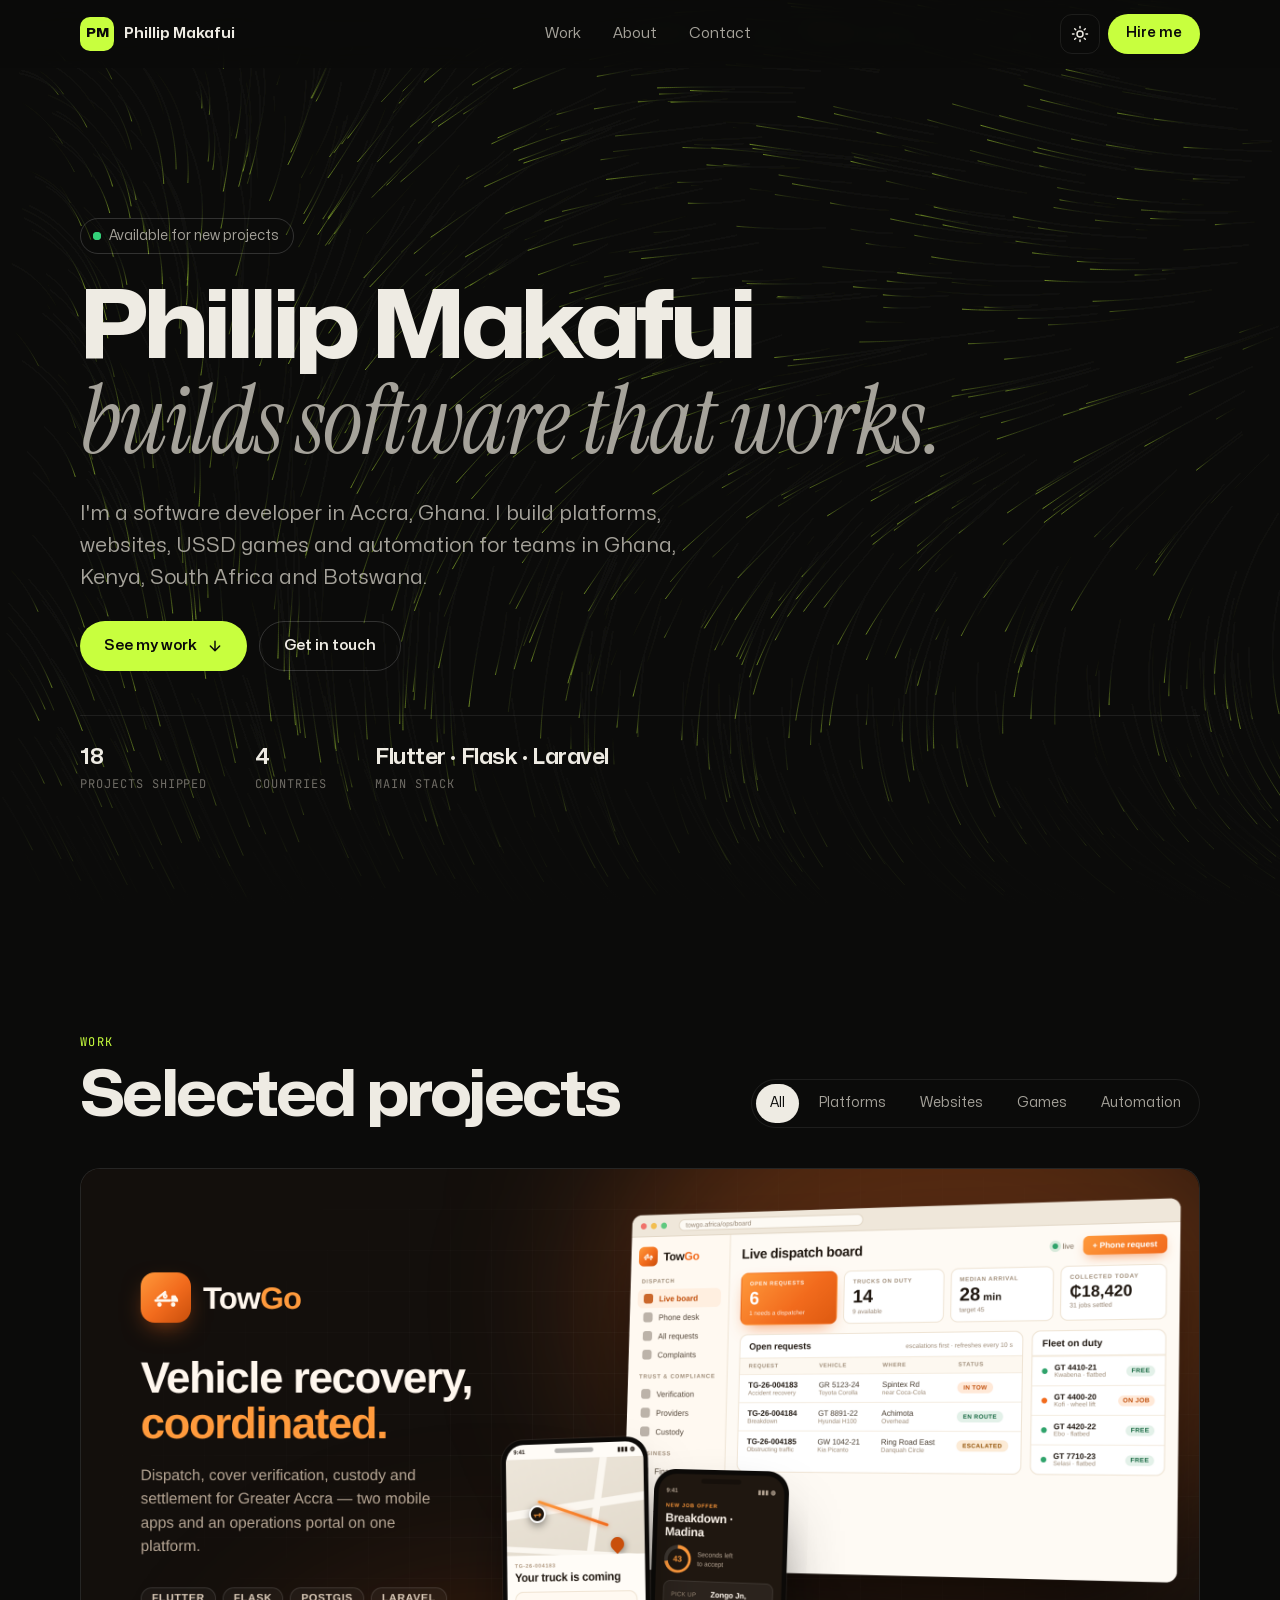
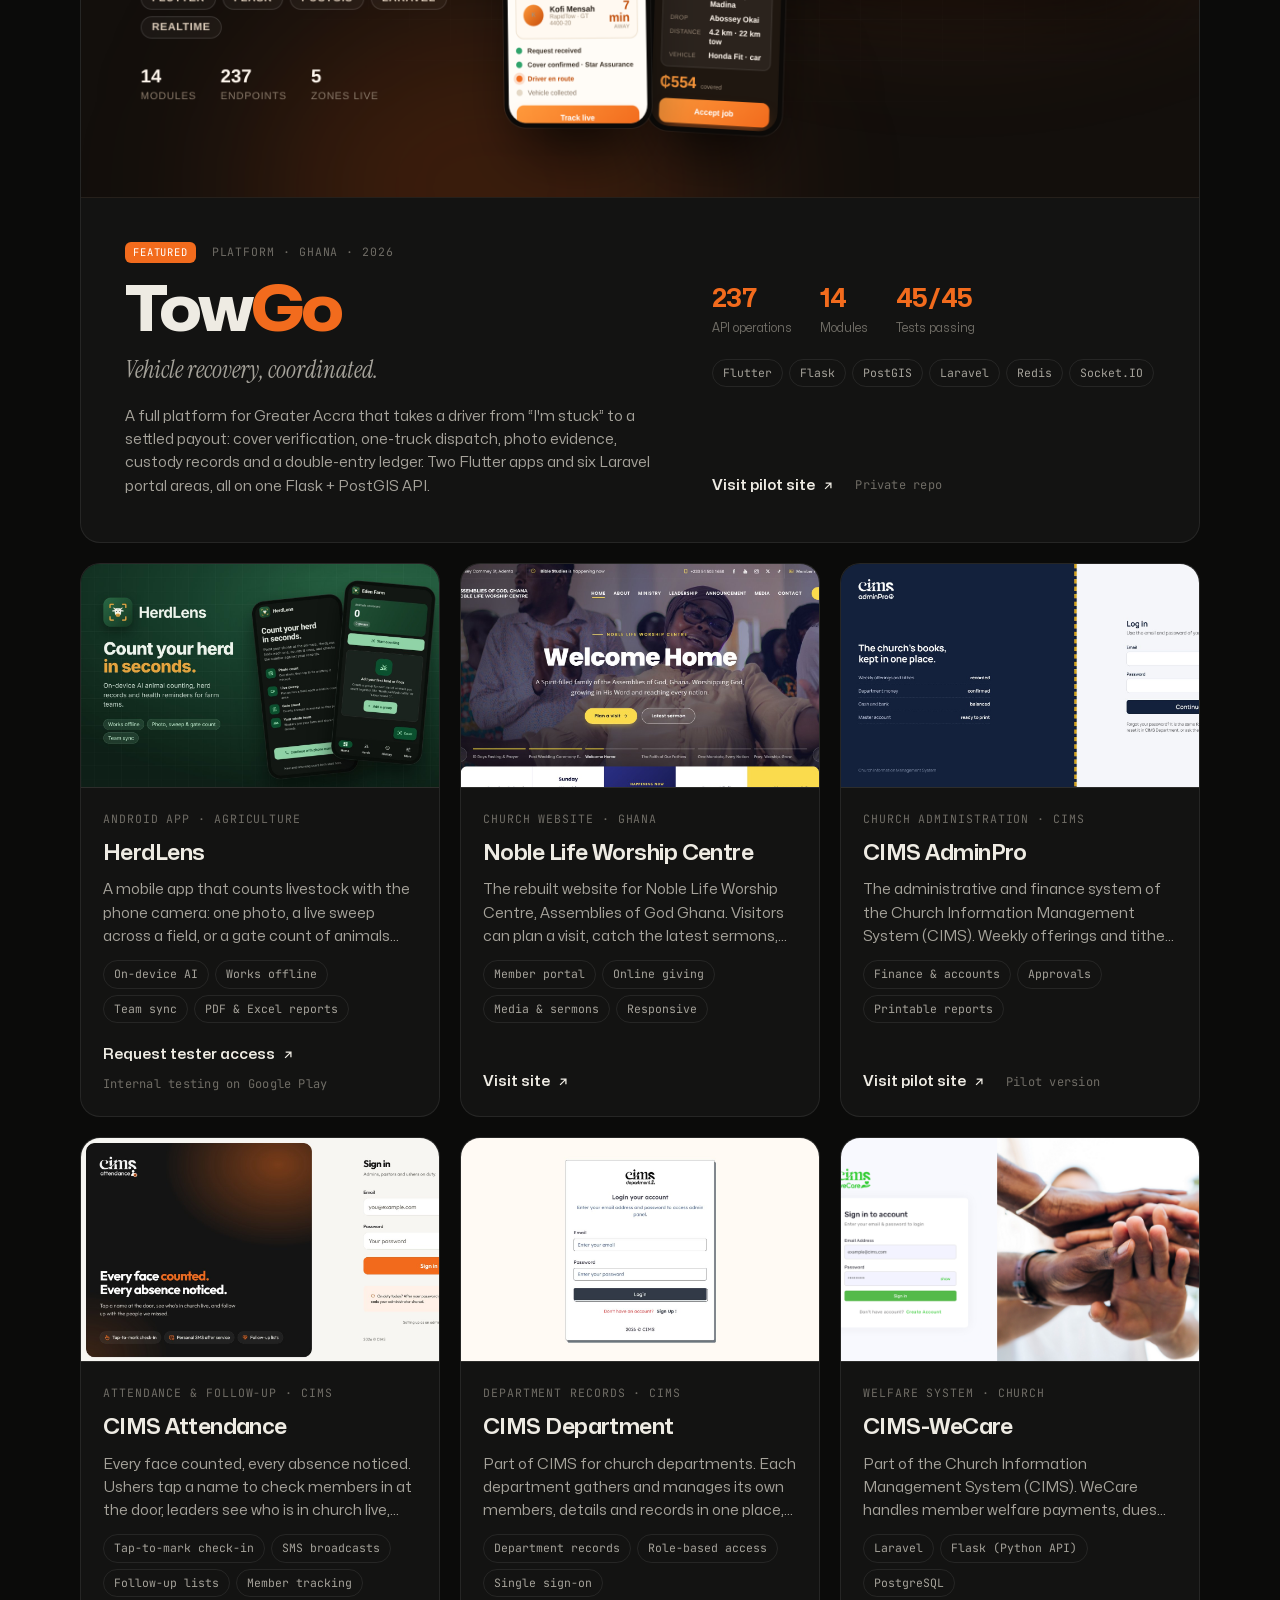
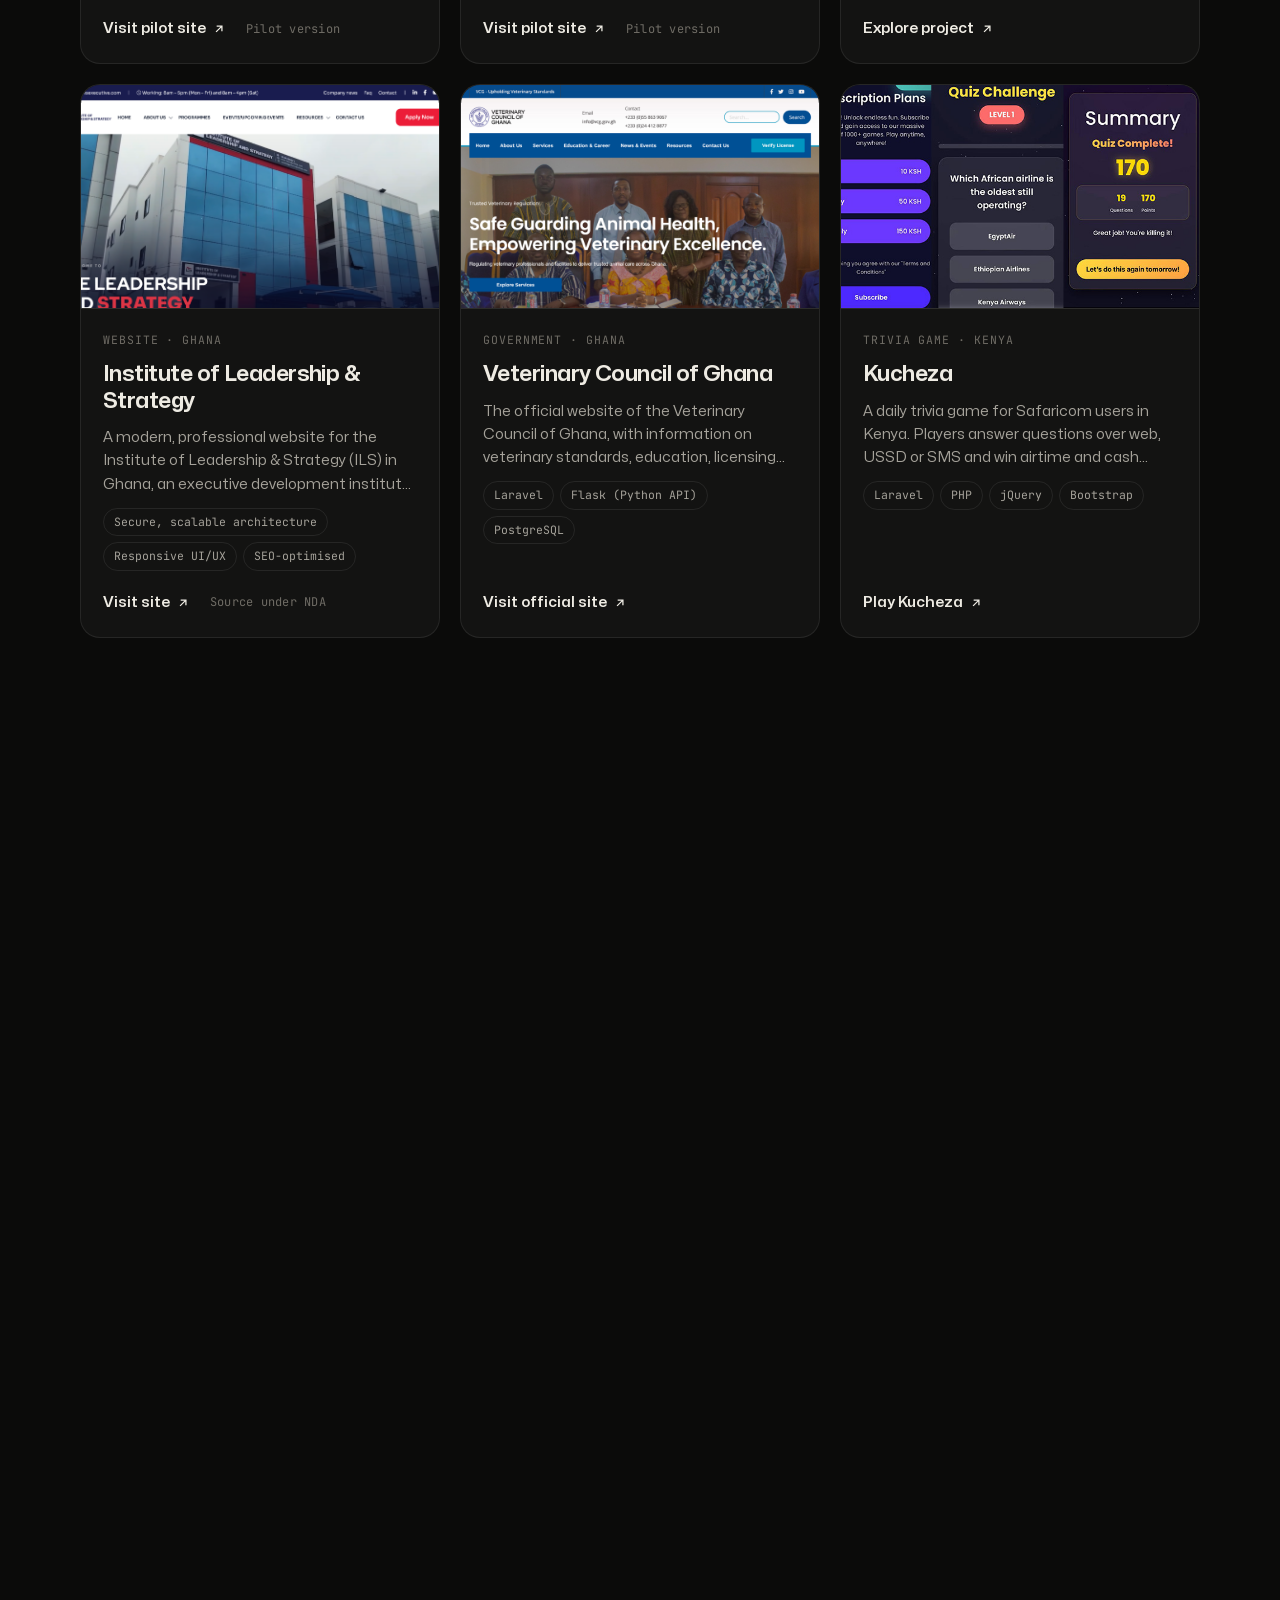
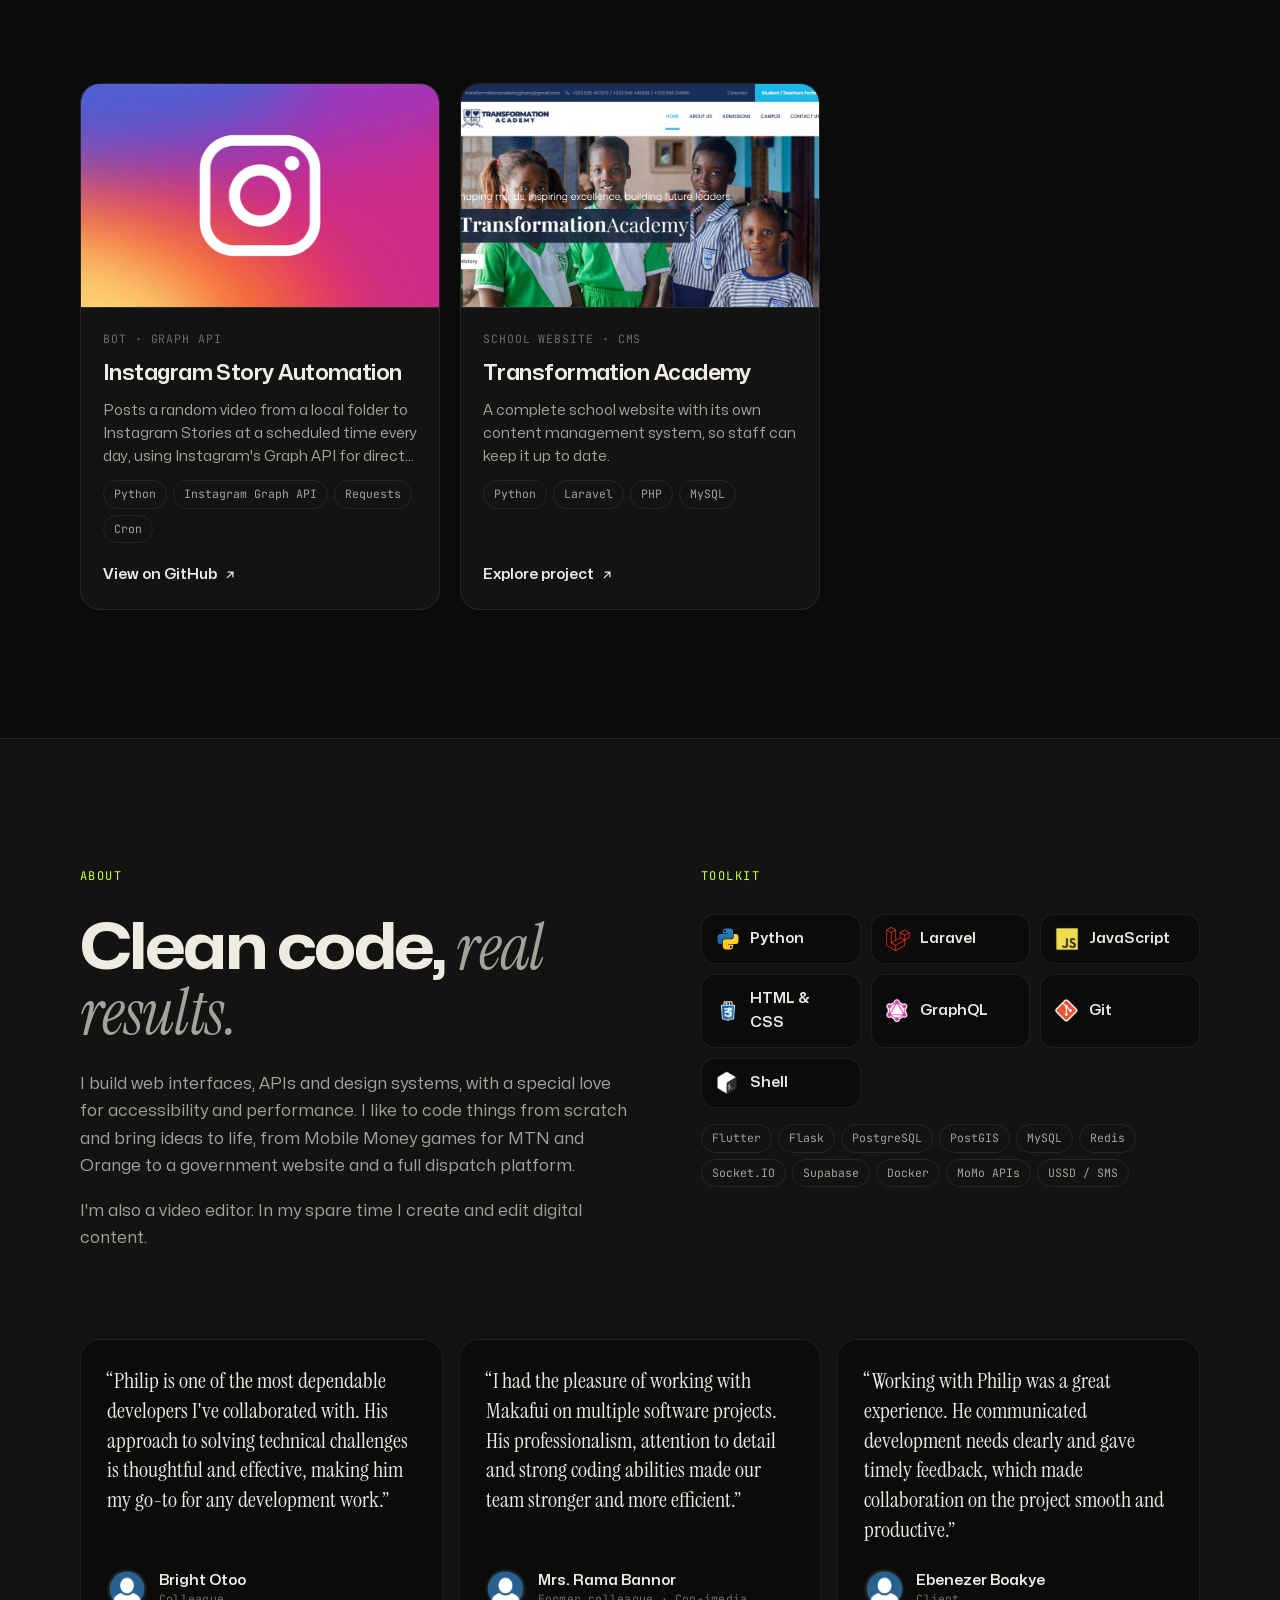
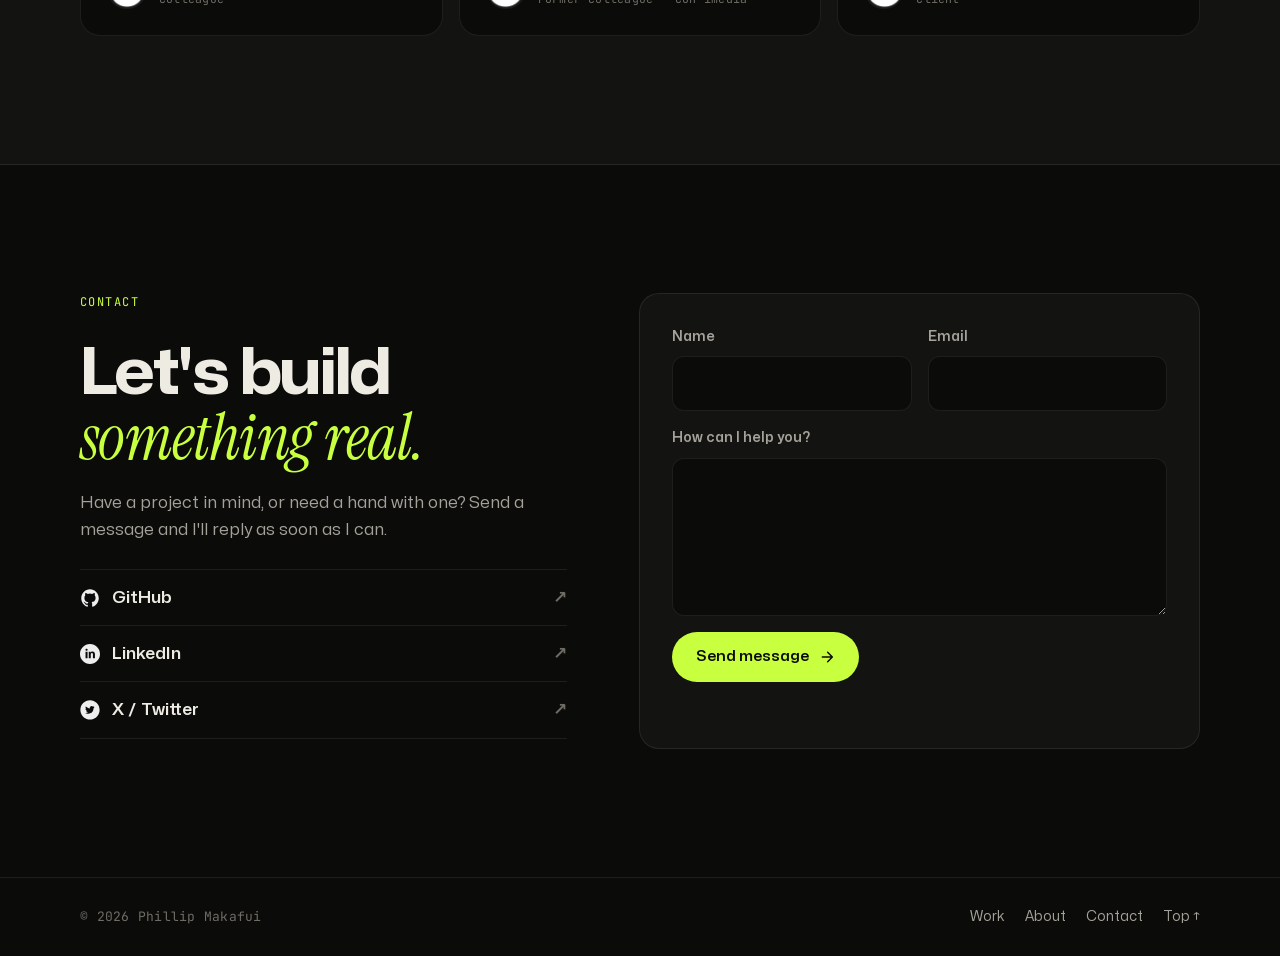
<file: index.html>
<!DOCTYPE html>
<html lang="en" data-theme="dark">
  <head>
    <meta charset="UTF-8" />
    <meta name="viewport" content="width=device-width, initial-scale=1.0" />
    <meta name="robots" content="index, follow" />
    <meta name="theme-color" content="#0b0b0a" />
    <title>Phillip Makafui | Software Developer</title>
    <meta
      name="description"
      content="Phillip Makafui is a software developer in Accra, Ghana, building platforms, websites and automation for clients in Ghana, Kenya, South Africa and Botswana."
    />

    <!-- Google / Search Engine -->
    <meta itemprop="name" content="Phillip Makafui | Software Developer" />
    <meta itemprop="description" content="Software developer in Accra building platforms, websites and automation across Africa." />
    <meta itemprop="image" content="assets/images/sharing-card.png" />

    <!-- Open Graph -->
    <meta property="og:type" content="website" />
    <meta property="og:title" content="Phillip Makafui | Software Developer" />
    <meta property="og:description" content="Software developer in Accra building platforms, websites and automation across Africa." />
    <meta property="og:image" content="assets/images/sharing-card.png" />

    <!-- Twitter -->
    <meta name="twitter:card" content="summary_large_image" />
    <meta name="twitter:title" content="Phillip Makafui | Software Developer" />
    <meta name="twitter:description" content="Software developer in Accra building platforms, websites and automation across Africa." />
    <meta name="twitter:image" content="assets/images/sharing-card.png" />

    <link rel="shortcut icon" href="assets/images/favicons.png" type="image/png" />

    <link rel="preload" href="assets/fonts/Mona-Sans.woff2" as="font" type="font/woff2" crossorigin />
    <link rel="preconnect" href="https://fonts.googleapis.com" />
    <link rel="preconnect" href="https://fonts.gstatic.com" crossorigin />
    <link href="https://fonts.googleapis.com/css2?family=Instrument+Serif:ital@0;1&family=JetBrains+Mono:wght@400;500&display=swap" rel="stylesheet" />

    <script>
      (function () {
        var t = "dark";
        try { t = localStorage.getItem("theme") || "dark"; } catch (e) {}
        document.documentElement.setAttribute("data-theme", t);
        document.documentElement.classList.add("js");
      })();
    </script>

    <link rel="stylesheet" href="style.css" />
    <script src="script.js" defer></script>
  </head>

  <body>
    <a class="skip" href="#work">Skip to work</a>

    <!-- ============ NAV ============ -->
    <header class="nav">
      <div class="wrap nav-inner">
        <a href="#top" class="brand" aria-label="Phillip Makafui, back to top">
          <span class="brand-mark">PM</span>
          <span class="brand-name">Phillip Makafui</span>
        </a>

        <nav class="nav-links" id="nav-links" aria-label="Primary">
          <a href="#work">Work</a>
          <a href="#about">About</a>
          <a href="#contact">Contact</a>
        </nav>

        <div class="nav-actions">
          <button type="button" class="icon-btn" data-theme-toggle aria-label="Toggle colour theme">
            <svg class="i-sun" width="18" height="18" viewBox="0 0 24 24" fill="none" stroke="currentColor" stroke-width="2" stroke-linecap="round"><circle cx="12" cy="12" r="4"/><path d="M12 2v2M12 20v2M4.9 4.9l1.4 1.4M17.7 17.7l1.4 1.4M2 12h2M20 12h2M4.9 19.1l1.4-1.4M17.7 6.3l1.4-1.4"/></svg>
            <svg class="i-moon" width="18" height="18" viewBox="0 0 24 24" fill="none" stroke="currentColor" stroke-width="2" stroke-linecap="round"><path d="M21 12.8A9 9 0 1 1 11.2 3a7 7 0 0 0 9.8 9.8z"/></svg>
          </button>
          <a href="#contact" class="btn btn-primary btn-sm nav-cta">Hire me</a>
          <button type="button" class="icon-btn menu-btn" aria-expanded="false" aria-controls="nav-links" aria-label="Open menu">
            <span></span><span></span>
          </button>
        </div>
      </div>
    </header>

    <main id="top">
      <!-- ============ HERO ============ -->
      <section class="hero">
        <canvas class="hero-canvas" aria-hidden="true"></canvas>
        <div class="wrap hero-inner">
          <p class="status reveal"><span class="indicator"></span>Available for new projects</p>

          <h1 class="hero-title reveal">
            Phillip Makafui<br />
            <em>builds software that works.</em>
          </h1>

          <p class="hero-lede reveal">
            I'm a software developer in Accra, Ghana. I build platforms,
            websites, USSD games and automation for teams in Ghana, Kenya,
            South Africa and Botswana.
          </p>

          <div class="hero-ctas reveal">
            <a href="#work" class="btn btn-primary">See my work
              <svg width="16" height="16" viewBox="0 0 24 24" fill="none" stroke="currentColor" stroke-width="2.2" stroke-linecap="round" stroke-linejoin="round"><path d="M12 5v14M5 12l7 7 7-7"/></svg>
            </a>
            <a href="#contact" class="btn btn-ghost">Get in touch</a>
          </div>

          <dl class="hero-facts reveal">
            <div><dd><span data-count="18">18</span></dd><dt>Projects shipped</dt></div>
            <div><dd><span data-count="4">4</span></dd><dt>Countries</dt></div>
            <div><dd>Flutter · Flask · Laravel</dd><dt>Main stack</dt></div>
          </dl>
        </div>
      </section>

      <!-- ============ WORK ============ -->
      <section class="section" id="work">
        <div class="wrap">
          <div class="section-head">
            <div>
              <p class="kicker mono">Work</p>
              <h2 class="h2">Selected projects</h2>
            </div>
            <div class="filters" role="group" aria-label="Filter projects">
              <button type="button" class="filter is-active" data-filter="all">All</button>
              <button type="button" class="filter" data-filter="platform">Platforms</button>
              <button type="button" class="filter" data-filter="web">Websites</button>
              <button type="button" class="filter" data-filter="game">Games</button>
              <button type="button" class="filter" data-filter="automation">Automation</button>
            </div>
          </div>

          <!-- Featured: TowGo -->
          <article class="featured reveal" data-cat="platform">
            <div class="featured-img">
              <img src="assets/images/work/towgo.png" alt="TowGo: live dispatch board, customer tracking app and driver job-offer app" loading="lazy" />
            </div>
            <div class="featured-body">
              <p class="card-meta mono"><span class="tag">Featured</span> Platform · Ghana · 2026</p>
              <h3 class="featured-title">Tow<span class="towgo">Go</span></h3>
              <p class="featured-sub">Vehicle recovery, coordinated.</p>
              <p class="card-text">
                A full platform for Greater Accra that takes a driver from
                “I'm stuck” to a settled payout: cover verification, one-truck
                dispatch, photo evidence, custody records and a double-entry
                ledger. Two Flutter apps and six Laravel portal areas, all on one
                Flask + PostGIS API.
              </p>
              <dl class="featured-stats">
                <div><dd>237</dd><dt>API operations</dt></div>
                <div><dd>14</dd><dt>Modules</dt></div>
                <div><dd>45/45</dd><dt>Tests passing</dt></div>
              </dl>
              <ul class="chips"><li>Flutter</li><li>Flask</li><li>PostGIS</li><li>Laravel</li><li>Redis</li><li>Socket.IO</li></ul>
              <div class="card-links">
                <a href="https://towgo-portal.onrender.com/" target="_blank" rel="noopener" class="link-arrow">Visit pilot site
                  <svg width="14" height="14" viewBox="0 0 24 24" fill="none" stroke="currentColor" stroke-width="2.2"><path d="M7 17 17 7M8 7h9v9"/></svg>
                </a>
                <span class="mono muted">Private repo</span>
              </div>
            </div>
          </article>

          <div class="grid">
          <article class="card reveal" data-cat="platform">
            <div class="card-img"><img loading="lazy" src="assets/images/work/herdlens.jpg" alt="HerdLens app screenshot" /></div>
            <div class="card-body">
              <p class="card-meta mono">Android app · Agriculture</p>
              <h3 class="card-title">HerdLens</h3>
              <p class="card-text">A mobile app that counts livestock with the phone camera: one photo, a live sweep across a field, or a gate count of animals going in and out. Detection runs on the phone, so it works with no signal. Every count is checked against herd records, missing animals are flagged, and health tasks, team sharing, PDF reports and Excel exports are built in.</p>
              <ul class="chips"><li>On-device AI</li><li>Works offline</li><li>Team sync</li><li>PDF &amp; Excel reports</li></ul>
              <div class="card-links"><a href="https://play.google.com/apps/internaltest/4701622525581800815" target="_blank" rel="noopener" class="link-arrow">Request tester access <svg width="14" height="14" viewBox="0 0 24 24" fill="none" stroke="currentColor" stroke-width="2.2"><path d="M7 17 17 7M8 7h9v9"/></svg></a> <span class="mono muted">Internal testing on Google Play</span></div>
            </div>
          </article>
          <article class="card reveal" data-cat="web platform">
            <div class="card-img"><img loading="lazy" src="assets/images/work/noble-life-2026.jpg" alt="Noble Life Worship Centre screenshot" /></div>
            <div class="card-body">
              <p class="card-meta mono">Church website · Ghana</p>
              <h3 class="card-title">Noble Life Worship Centre</h3>
              <p class="card-text">The rebuilt website for Noble Life Worship Centre, Assemblies of God Ghana. Visitors can plan a visit, catch the latest sermons, announcements and live service times, and give online. Members sign in through their own member portal.</p>
              <ul class="chips"><li>Member portal</li><li>Online giving</li><li>Media &amp; sermons</li><li>Responsive</li></ul>
              <div class="card-links"><a href="http://noblelifeag.com/" target="_blank" rel="noopener" class="link-arrow">Visit site <svg width="14" height="14" viewBox="0 0 24 24" fill="none" stroke="currentColor" stroke-width="2.2"><path d="M7 17 17 7M8 7h9v9"/></svg></a></div>
            </div>
          </article>
          <article class="card reveal" data-cat="platform">
            <div class="card-img"><img loading="lazy" src="assets/images/work/cims-adminpro.jpg" alt="CIMS AdminPro screenshot" /></div>
            <div class="card-body">
              <p class="card-meta mono">Church administration · CIMS</p>
              <h3 class="card-title">CIMS AdminPro</h3>
              <p class="card-text">The administrative and finance system of the Church Information Management System (CIMS). Weekly offerings and tithes are recorded, department money is confirmed, cash and bank are balanced, and the master account is ready to print.</p>
              <ul class="chips"><li>Finance &amp; accounts</li><li>Approvals</li><li>Printable reports</li></ul>
              <div class="card-links"><a href="http://adminpro.noblelifeag.com/" target="_blank" rel="noopener" class="link-arrow">Visit pilot site <svg width="14" height="14" viewBox="0 0 24 24" fill="none" stroke="currentColor" stroke-width="2.2"><path d="M7 17 17 7M8 7h9v9"/></svg></a> <span class="mono muted">Pilot version</span></div>
            </div>
          </article>
          <article class="card reveal" data-cat="platform">
            <div class="card-img"><img loading="lazy" src="assets/images/work/cims-attendance.jpg" alt="CIMS Attendance screenshot" /></div>
            <div class="card-body">
              <p class="card-meta mono">Attendance &amp; follow-up · CIMS</p>
              <h3 class="card-title">CIMS Attendance</h3>
              <p class="card-text">Every face counted, every absence noticed. Ushers tap a name to check members in at the door, leaders see who is in church live, and the system builds follow-up lists and sends personal SMS broadcasts after each service.</p>
              <ul class="chips"><li>Tap-to-mark check-in</li><li>SMS broadcasts</li><li>Follow-up lists</li><li>Member tracking</li></ul>
              <div class="card-links"><a href="http://attendance.noblelifeag.com/" target="_blank" rel="noopener" class="link-arrow">Visit pilot site <svg width="14" height="14" viewBox="0 0 24 24" fill="none" stroke="currentColor" stroke-width="2.2"><path d="M7 17 17 7M8 7h9v9"/></svg></a> <span class="mono muted">Pilot version</span></div>
            </div>
          </article>
          <article class="card reveal" data-cat="platform">
            <div class="card-img"><img loading="lazy" src="assets/images/work/cims-department.jpg" alt="CIMS Department screenshot" /></div>
            <div class="card-body">
              <p class="card-meta mono">Department records · CIMS</p>
              <h3 class="card-title">CIMS Department</h3>
              <p class="card-text">Part of CIMS for church departments. Each department gathers and manages its own members, details and records in one place, with one shared CIMS account across every system.</p>
              <ul class="chips"><li>Department records</li><li>Role-based access</li><li>Single sign-on</li></ul>
              <div class="card-links"><a href="https://departments.noblelifeag.com/" target="_blank" rel="noopener" class="link-arrow">Visit pilot site <svg width="14" height="14" viewBox="0 0 24 24" fill="none" stroke="currentColor" stroke-width="2.2"><path d="M7 17 17 7M8 7h9v9"/></svg></a> <span class="mono muted">Pilot version</span></div>
            </div>
          </article>
          <article class="card reveal" data-cat="platform">
            <div class="card-img"><img loading="lazy" src="assets/images/work/cims-wecare.jpg" alt="CIMS-WeCare screenshot" /></div>
            <div class="card-body">
              <p class="card-meta mono">Welfare system · Church</p>
              <h3 class="card-title">CIMS-WeCare</h3>
              <p class="card-text">Part of the Church Information Management System (CIMS). WeCare handles member welfare payments, dues tracking, aid distribution, monitoring and welfare reports.</p>
              <ul class="chips"><li>Laravel</li><li>Flask (Python API)</li><li>PostgreSQL</li></ul>
              <div class="card-links"><a href="http://welfare.noblelifeag.com/" target="_blank" rel="noopener" class="link-arrow">Explore project <svg width="14" height="14" viewBox="0 0 24 24" fill="none" stroke="currentColor" stroke-width="2.2"><path d="M7 17 17 7M8 7h9v9"/></svg></a></div>
            </div>
          </article>
          <article class="card reveal" data-cat="web">
            <div class="card-img"><img loading="lazy" src="assets/images/work/ILS.png" alt="Institute of Leadership &amp; Strategy screenshot" /></div>
            <div class="card-body">
              <p class="card-meta mono">Website · Ghana</p>
              <h3 class="card-title">Institute of Leadership &amp; Strategy</h3>
              <p class="card-text">A modern, professional website for the Institute of Leadership &amp; Strategy (ILS) in Ghana, an executive development institute offering leadership training, strategy programmes, events and facility rentals across Africa.</p>
              <ul class="chips"><li>Secure, scalable architecture</li><li>Responsive UI/UX</li><li>SEO-optimised</li></ul>
              <div class="card-links"><a href="https://www.ilsexecutive.com" target="_blank" rel="noopener" class="link-arrow">Visit site <svg width="14" height="14" viewBox="0 0 24 24" fill="none" stroke="currentColor" stroke-width="2.2"><path d="M7 17 17 7M8 7h9v9"/></svg></a> <span class="mono muted">Source under NDA</span></div>
            </div>
          </article>
          <article class="card reveal" data-cat="web platform">
            <div class="card-img"><img loading="lazy" src="assets/images/work/vcg-ghana.jpg" alt="Veterinary Council of Ghana screenshot" /></div>
            <div class="card-body">
              <p class="card-meta mono">Government · Ghana</p>
              <h3 class="card-title">Veterinary Council of Ghana</h3>
              <p class="card-text">The official website of the Veterinary Council of Ghana, with information on veterinary standards, education, licensing and updates. I built both the UI and the backend, including the dynamic features.</p>
              <ul class="chips"><li>Laravel</li><li>Flask (Python API)</li><li>PostgreSQL</li></ul>
              <div class="card-links"><a href="https://vcg.gov.gh" target="_blank" rel="noopener" class="link-arrow">Visit official site <svg width="14" height="14" viewBox="0 0 24 24" fill="none" stroke="currentColor" stroke-width="2.2"><path d="M7 17 17 7M8 7h9v9"/></svg></a></div>
            </div>
          </article>
          <article class="card reveal" data-cat="game">
            <div class="card-img"><img loading="lazy" src="assets/images/work/kucheza.jpg" alt="Kucheza screenshot" /></div>
            <div class="card-body">
              <p class="card-meta mono">Trivia game · Kenya</p>
              <h3 class="card-title">Kucheza</h3>
              <p class="card-text">A daily trivia game for Safaricom users in Kenya. Players answer questions over web, USSD or SMS and win airtime and cash prizes.</p>
              <ul class="chips"><li>Laravel</li><li>PHP</li><li>jQuery</li><li>Bootstrap</li></ul>
              <div class="card-links"><a href="https://kucheza.tekvad.com" target="_blank" rel="noopener" class="link-arrow">Play Kucheza <svg width="14" height="14" viewBox="0 0 24 24" fill="none" stroke="currentColor" stroke-width="2.2"><path d="M7 17 17 7M8 7h9v9"/></svg></a></div>
            </div>
          </article>
          <article class="card reveal" data-cat="game">
            <div class="card-img"><img loading="lazy" src="assets/images/work/momo-spin.jpg" alt="Momo Spin screenshot" /></div>
            <div class="card-body">
              <p class="card-meta mono">MTN game · South Africa</p>
              <h3 class="card-title">Momo Spin</h3>
              <p class="card-text">A third-party game for MTN in South Africa, built with a team. Customers register with their MoMo number, pay, and spin a wheel for random prizes. I owned the UI and the API integration.</p>
              <ul class="chips"><li>Laravel</li><li>JavaScript (WheelJS)</li></ul>
              <div class="card-links"><a href="https://bhodzamomo.chantikh.com/" target="_blank" rel="noopener" class="link-arrow">Explore project <svg width="14" height="14" viewBox="0 0 24 24" fill="none" stroke="currentColor" stroke-width="2.2"><path d="M7 17 17 7M8 7h9v9"/></svg></a></div>
            </div>
          </article>
          <article class="card reveal" data-cat="game">
            <div class="card-img"><img loading="lazy" src="assets/images/work/orange-luckybox.jpg" alt="Orange Box: Pick a Box screenshot" /></div>
            <div class="card-body">
              <p class="card-meta mono">Orange game · Botswana</p>
              <h3 class="card-title">Orange Box: Pick a Box</h3>
              <p class="card-text">A third-party app for the Orange network in Botswana, in testing. Orange Money subscribers pay to pick a random box from a stack and win prizes. I built the entire UI and the API integration.</p>
              <ul class="chips"><li>Laravel</li><li>Vanilla JavaScript</li></ul>
              <div class="card-links"><a href="https://orangeluckybox.chantikh.com" target="_blank" rel="noopener" class="link-arrow">Explore project <svg width="14" height="14" viewBox="0 0 24 24" fill="none" stroke="currentColor" stroke-width="2.2"><path d="M7 17 17 7M8 7h9v9"/></svg></a></div>
            </div>
          </article>
          <article class="card reveal" data-cat="platform">
            <div class="card-img"><img loading="lazy" src="assets/images/work/swift.JPG" alt="SwiftSale screenshot" /></div>
            <div class="card-body">
              <p class="card-meta mono">Sales &amp; inventory</p>
              <h3 class="card-title">SwiftSale</h3>
              <p class="card-text">A sales and inventory management system for tracking stock, sales and day-to-day business operations.</p>
              <ul class="chips"><li>Python</li><li>Laravel</li><li>PHP</li><li>PostgreSQL</li></ul>
              <div class="card-links"><a href="https://marthansultd.com/" target="_blank" rel="noopener" class="link-arrow">Explore project <svg width="14" height="14" viewBox="0 0 24 24" fill="none" stroke="currentColor" stroke-width="2.2"><path d="M7 17 17 7M8 7h9v9"/></svg></a></div>
            </div>
          </article>
          <article class="card reveal" data-cat="platform">
            <div class="card-img"><img loading="lazy" src="assets/images/work/oshiki.jpg" alt="ev.oshikii.com screenshot" /></div>
            <div class="card-body">
              <p class="card-meta mono">Ticketing &amp; voting</p>
              <h3 class="card-title">ev.oshikii.com</h3>
              <p class="card-text">An event ticketing and paid voting web application.</p>
              <ul class="chips"><li>Laravel</li><li>Elixir</li><li>Python</li></ul>
              <div class="card-links"><a href="https://ev.oshikii.com/" target="_blank" rel="noopener" class="link-arrow">Explore project <svg width="14" height="14" viewBox="0 0 24 24" fill="none" stroke="currentColor" stroke-width="2.2"><path d="M7 17 17 7M8 7h9v9"/></svg></a></div>
            </div>
          </article>
          <article class="card reveal" data-cat="web">
            <div class="card-img"><img loading="lazy" src="assets/images/work/dewnorth.png" alt="Dew North screenshot" /></div>
            <div class="card-body">
              <p class="card-meta mono">Non-profit · Ghana</p>
              <h3 class="card-title">Dew North</h3>
              <p class="card-text">Dedicated to improving the health and wellbeing of artisans through economic empowerment. Northern Ghana's bridge to the world.</p>
              <ul class="chips"><li>HTML5</li><li>SCSS</li><li>JavaScript</li><li>Responsive</li></ul>
              <div class="card-links"><a href="https://www.dewnorth.org/" target="_blank" rel="noopener" class="link-arrow">Visit Dew North <svg width="14" height="14" viewBox="0 0 24 24" fill="none" stroke="currentColor" stroke-width="2.2"><path d="M7 17 17 7M8 7h9v9"/></svg></a></div>
            </div>
          </article>
          <article class="card reveal" data-cat="automation">
            <div class="card-img"><img loading="lazy" src="assets/images/work/reddit.webp" alt="Reddit Automation System screenshot" /></div>
            <div class="card-body">
              <p class="card-meta mono">Bot · AI content</p>
              <h3 class="card-title">Reddit Automation System</h3>
              <p class="card-text">A fully automated Reddit bot suite that posts, comments, fetches top posts, analyses engagement and stores insights in Supabase. It uses AI to generate content and monitors subreddits in real time.</p>
              <ul class="chips"><li>Python</li><li>PRAW</li><li>Supabase</li><li>dotenv</li></ul>
              <div class="card-links"><a href="https://github.com/Iam-Makafui/Reddit-Bott" target="_blank" rel="noopener" class="link-arrow">View on GitHub <svg width="14" height="14" viewBox="0 0 24 24" fill="none" stroke="currentColor" stroke-width="2.2"><path d="M7 17 17 7M8 7h9v9"/></svg></a></div>
            </div>
          </article>
          <article class="card reveal" data-cat="automation">
            <div class="card-img"><img loading="lazy" src="assets/images/work/instagram.jpg" alt="Instagram Story Automation screenshot" /></div>
            <div class="card-body">
              <p class="card-meta mono">Bot · Graph API</p>
              <h3 class="card-title">Instagram Story Automation</h3>
              <p class="card-text">Posts a random video from a local folder to Instagram Stories at a scheduled time every day, using Instagram's Graph API for direct posting.</p>
              <ul class="chips"><li>Python</li><li>Instagram Graph API</li><li>Requests</li><li>Cron</li></ul>
              <div class="card-links"><a href="https://github.com/Iam-Makafui/instagram-story-post-bot" target="_blank" rel="noopener" class="link-arrow">View on GitHub <svg width="14" height="14" viewBox="0 0 24 24" fill="none" stroke="currentColor" stroke-width="2.2"><path d="M7 17 17 7M8 7h9v9"/></svg></a></div>
            </div>
          </article>
          <article class="card reveal" data-cat="web">
            <div class="card-img"><img loading="lazy" src="assets/images/work/transfo.jpg" alt="Transformation Academy screenshot" /></div>
            <div class="card-body">
              <p class="card-meta mono">School website · CMS</p>
              <h3 class="card-title">Transformation Academy</h3>
              <p class="card-text">A complete school website with its own content management system, so staff can keep it up to date.</p>
              <ul class="chips"><li>Python</li><li>Laravel</li><li>PHP</li><li>MySQL</li></ul>
              <div class="card-links"><a href="http://transformationacademyghana.atwebpages.com/" target="_blank" rel="noopener" class="link-arrow">Explore project <svg width="14" height="14" viewBox="0 0 24 24" fill="none" stroke="currentColor" stroke-width="2.2"><path d="M7 17 17 7M8 7h9v9"/></svg></a></div>
            </div>
          </article>
          </div>
          <p class="empty mono" hidden>No projects in this category yet.</p>
        </div>
      </section>

      <!-- ============ ABOUT ============ -->
      <section class="section section-alt" id="about">
        <div class="wrap">
          <div class="about">
            <div class="about-intro">
              <p class="kicker mono">About</p>
              <h2 class="h2">Clean code, <em>real results.</em></h2>
              <p>
                I build web interfaces, APIs and design systems, with a special
                love for accessibility and performance. I like to code things from
                scratch and bring ideas to life, from Mobile Money games for MTN
                and Orange to a government website and a full dispatch platform.
              </p>
              <p>
                I'm also a video editor. In my spare time I create and edit
                digital content.
              </p>
            </div>

            <div class="toolkit">
              <p class="kicker mono">Toolkit</p>
              <ul class="tools">
                <li><img src="assets/images/skills/python-svgrepo-com.svg" alt="" loading="lazy" />Python</li>
                <li><img src="assets/images/skills/laravel-svgrepo-com.svg" alt="" loading="lazy" />Laravel</li>
                <li><img src="assets/images/skills/js.webp" alt="" loading="lazy" />JavaScript</li>
                <li><img src="assets/images/skills/html.webp" alt="" loading="lazy" />HTML &amp; CSS</li>
                <li><img src="assets/images/skills/graphql.webp" alt="" loading="lazy" />GraphQL</li>
                <li><img src="assets/images/skills/git.webp" alt="" loading="lazy" />Git</li>
                <li><img src="assets/images/skills/shell.webp" alt="" loading="lazy" />Shell</li>
              </ul>
              <ul class="chips">
                <li>Flutter</li><li>Flask</li><li>PostgreSQL</li><li>PostGIS</li><li>MySQL</li><li>Redis</li>
                <li>Socket.IO</li><li>Supabase</li><li>Docker</li><li>MoMo APIs</li><li>USSD / SMS</li>
              </ul>
            </div>
          </div>

          <div class="quotes">
            <figure class="quote reveal">
              <blockquote>“Philip is one of the most dependable developers I've collaborated with. His approach to solving technical challenges is thoughtful and effective, making him my go-to for any development work.”</blockquote>
              <figcaption>
                <img src="assets/images/testimonials/User-Profile-PNG-Image.png" alt="" loading="lazy" />
                <span><b>Bright Otoo</b><small class="mono">Colleague</small></span>
              </figcaption>
            </figure>
            <figure class="quote reveal">
              <blockquote>“I had the pleasure of working with Makafui on multiple software projects. His professionalism, attention to detail and strong coding abilities made our team stronger and more efficient.”</blockquote>
              <figcaption>
                <img src="assets/images/testimonials/User-Profile-PNG-Image.png" alt="" loading="lazy" />
                <span><b>Mrs. Rama Bannor</b><small class="mono">Former colleague · Con-imedia</small></span>
              </figcaption>
            </figure>
            <figure class="quote reveal">
              <blockquote>“Working with Philip was a great experience. He communicated development needs clearly and gave timely feedback, which made collaboration on the project smooth and productive.”</blockquote>
              <figcaption>
                <img src="assets/images/testimonials/User-Profile-PNG-Image.png" alt="" loading="lazy" />
                <span><b>Ebenezer Boakye</b><small class="mono">Client</small></span>
              </figcaption>
            </figure>
          </div>
        </div>
      </section>

      <!-- ============ CONTACT ============ -->
      <section class="section" id="contact">
        <div class="wrap contact">
          <div class="contact-intro">
            <p class="kicker mono">Contact</p>
            <h2 class="h2">Let's build <em>something real.</em></h2>
            <p>Have a project in mind, or need a hand with one? Send a message and I'll reply as soon as I can.</p>
            <ul class="socials">
              <li><a href="https://github.com/Iam-Makafui" target="_blank" rel="noopener"><img src="assets/images/social-links/github.svg" alt="" loading="lazy" />GitHub</a></li>
              <li><a href="https://www.linkedin.com/in/phillip-makafui-317490192" target="_blank" rel="noopener"><img src="assets/images/social-links/linkedin.svg" alt="" loading="lazy" />LinkedIn</a></li>
              <li><a href="https://x.com/IamMakafui" target="_blank" rel="noopener"><img src="assets/images/social-links/twitter.svg" alt="" loading="lazy" />X / Twitter</a></li>
            </ul>
          </div>

          <form action="https://formspree.io/f/mrbpbabz" method="POST" class="form" data-form>
            <div class="form-row">
              <label class="field"><span>Name</span>
                <input type="text" name="name" required autocomplete="name" />
              </label>
              <label class="field"><span>Email</span>
                <input type="email" name="email" required inputmode="email" autocomplete="email" />
              </label>
            </div>
            <label class="field"><span>How can I help you?</span>
              <textarea name="message" rows="5" required></textarea>
            </label>
            <input type="text" name="_gotcha" class="hp" tabindex="-1" autocomplete="off" aria-hidden="true" />
            <button type="submit" class="btn btn-primary btn-send">
              <span data-send-label>Send message</span>
              <svg width="16" height="16" viewBox="0 0 24 24" fill="none" stroke="currentColor" stroke-width="2.2" stroke-linecap="round" stroke-linejoin="round"><path d="M5 12h14M13 5l7 7-7 7"/></svg>
            </button>
            <p class="form-status mono" role="status" aria-live="polite"></p>
          </form>
        </div>
      </section>
    </main>

    <footer class="footer">
      <div class="wrap footer-inner">
        <p class="mono">&copy; <span data-year>2026</span> Phillip Makafui</p>
        <nav class="footer-links" aria-label="Footer">
          <a href="#work">Work</a><a href="#about">About</a><a href="#contact">Contact</a><a href="#top">Top ↑</a>
        </nav>
      </div>
    </footer>
  </body>
</html>
</file>
<file: style.css>
/* =========================================================
   Phillip Makafui — Portfolio (v2: simple + modern)
   ========================================================= */

@font-face {
  font-family: "Mona Sans";
  src: url("assets/fonts/Mona-Sans.woff2") format("woff2-variations"),
       url("assets/fonts/Mona-Sans.woff2") format("woff2");
  font-weight: 200 900;
  font-stretch: 75% 125%;
  font-display: swap;
}

:root {
  --sans: "Mona Sans", ui-sans-serif, system-ui, -apple-system, "Segoe UI", sans-serif;
  --serif: "Instrument Serif", Georgia, serif;
  --mono: "JetBrains Mono", ui-monospace, Menlo, Consolas, monospace;
  --ease: cubic-bezier(.22, 1, .36, 1);
  --gutter: clamp(16px, 4vw, 40px);
  --radius: 20px;
  --nav-h: 68px;
}

/* ---------- Themes ---------- */
:root,
[data-theme="dark"] {
  --bg: #0b0b0a;
  --bg-2: #131312;
  --bg-3: #1b1b19;
  --ink: #eeebe3;
  --ink-2: #a5a29a;
  --ink-3: #6f6c65;
  --line: rgba(255, 255, 255, .08);
  --line-2: rgba(255, 255, 255, .16);
  --accent: #c8ff3e;
  --accent-ink: #0b0b0a;
  --accent-text: #c8ff3e;
  --glow: rgba(200, 255, 62, .14);
  --towgo: #f26b1d;
  --shadow: 0 24px 60px rgba(0, 0, 0, .45);
  color-scheme: dark;
}

[data-theme="light"] {
  --bg: #f4f2ec;
  --bg-2: #ffffff;
  --bg-3: #ebe8df;
  --ink: #121210;
  --ink-2: #55524b;
  --ink-3: #8a867c;
  --line: rgba(0, 0, 0, .09);
  --line-2: rgba(0, 0, 0, .18);
  --accent: #2b44ff;
  --accent-ink: #ffffff;
  --accent-text: #2b44ff;
  --glow: rgba(43, 68, 255, .10);
  --towgo: #e0600f;
  --shadow: 0 24px 60px rgba(40, 30, 10, .12);
  color-scheme: light;
}

/* ---------- Base ---------- */
*, *::before, *::after { box-sizing: border-box; }

html {
  scroll-behavior: smooth;
  scroll-padding-top: calc(var(--nav-h) + 16px);
  overflow-x: clip;
  -webkit-text-size-adjust: 100%;
}

body {
  margin: 0;
  background: var(--bg);
  color: var(--ink);
  font-family: var(--sans);
  font-size: 17px;
  line-height: 1.6;
  -webkit-font-smoothing: antialiased;
  overflow-x: clip;
  transition: background-color .4s var(--ease), color .4s var(--ease);
}

img { max-width: 100%; display: block; }
a { color: inherit; text-decoration: none; }
button { font: inherit; color: inherit; background: none; border: 0; cursor: pointer; padding: 0; }
ul, ol { list-style: none; margin: 0; padding: 0; }
h1, h2, h3, p, figure, blockquote, dl, dd { margin: 0; }
::selection { background: var(--accent); color: var(--accent-ink); }
:focus-visible { outline: 2px solid var(--accent); outline-offset: 3px; border-radius: 6px; }

em { font-family: var(--serif); font-style: italic; font-weight: 400; letter-spacing: -.01em; }
.mono { font-family: var(--mono); font-size: .78em; letter-spacing: .02em; }
.muted { color: var(--ink-3); }
.hp { position: absolute; left: -9999px; opacity: 0; pointer-events: none; }

.wrap { width: 100%; max-width: 1200px; margin-inline: auto; padding-inline: var(--gutter); }

.skip {
  position: absolute; left: 16px; top: -60px; z-index: 200;
  background: var(--accent); color: var(--accent-ink);
  padding: 10px 16px; border-radius: 10px; font-weight: 600;
}
.skip:focus { top: 12px; }

/* ---------- Nav ---------- */
.nav {
  position: sticky; top: 0; z-index: 100;
  height: var(--nav-h);
  background: color-mix(in srgb, var(--bg) 78%, transparent);
  backdrop-filter: blur(14px) saturate(1.4);
  -webkit-backdrop-filter: blur(14px) saturate(1.4);
  border-bottom: 1px solid transparent;
  transition: border-color .3s;
}
.nav.is-scrolled { border-bottom-color: var(--line); }
.nav-inner {
  height: 100%;
  display: flex; align-items: center; justify-content: space-between; gap: 16px;
}

.brand { display: flex; align-items: center; gap: 10px; font-weight: 650; font-size: 15px; }
.brand-mark {
  display: grid; place-items: center;
  width: 34px; height: 34px; border-radius: 10px;
  background: var(--accent); color: var(--accent-ink);
  font-weight: 800; font-size: 13px; font-stretch: 120%;
}

.nav-links { display: flex; gap: 4px; }
.nav-links a {
  position: relative;
  padding: 8px 14px; border-radius: 999px;
  font-size: 15px; color: var(--ink-2);
  transition: color .25s, background-color .25s;
}
.nav-links a:hover { color: var(--ink); }
.nav-links a.is-current { color: var(--ink); background: var(--bg-3); }

.nav-actions { display: flex; align-items: center; gap: 8px; }

.icon-btn {
  display: grid; place-items: center;
  width: 40px; height: 40px; border-radius: 12px;
  border: 1px solid var(--line);
  color: var(--ink);
  transition: border-color .25s, background-color .25s;
}
.icon-btn:hover { border-color: var(--line-2); background: var(--bg-3); }
[data-theme="dark"] .i-moon, [data-theme="light"] .i-sun { display: none; }

.menu-btn { display: none; flex-direction: column; justify-content: center; align-items: center; gap: 5px; }
.menu-btn span { width: 16px; height: 1.5px; background: currentColor; border-radius: 2px; transition: transform .35s var(--ease); }
.menu-btn[aria-expanded="true"] span:first-child { transform: translateY(3.25px) rotate(45deg); }
.menu-btn[aria-expanded="true"] span:last-child { transform: translateY(-3.25px) rotate(-45deg); }

@media (max-width: 760px) {
  .brand-name { display: none; }
  .menu-btn { display: flex; }
  .nav-actions .nav-cta { display: none; }
  .nav-links {
    position: absolute; top: var(--nav-h); left: 0; right: 0;
    flex-direction: column; gap: 0;
    padding: 8px var(--gutter) 20px;
    background: var(--bg);
    border-bottom: 1px solid var(--line);
    box-shadow: var(--shadow);
    opacity: 0; transform: translateY(-8px); pointer-events: none;
    transition: opacity .25s, transform .35s var(--ease);
  }
  .nav-links.is-open { opacity: 1; transform: none; pointer-events: auto; }
  .nav-links a {
    padding: 14px 0; border-radius: 0; font-size: 22px; font-weight: 600; color: var(--ink);
    border-bottom: 1px solid var(--line);
  }
  .nav-links a:last-child { border-bottom: 0; }
  .nav-links a.is-current { background: none; color: var(--accent-text); }
}

/* ---------- Buttons & links ---------- */
.btn {
  display: inline-flex; align-items: center; justify-content: center; gap: 10px;
  height: 50px; padding: 0 24px;
  border-radius: 999px;
  font-weight: 600; font-size: 15px;
  transition: transform .3s var(--ease), background-color .25s, color .25s, border-color .25s, box-shadow .3s;
}
.btn:hover { transform: translateY(-2px); }
.btn-sm { height: 40px; padding: 0 18px; font-size: 14px; }
.btn-primary { background: var(--accent); color: var(--accent-ink); }
.btn-primary:hover { box-shadow: 0 10px 30px var(--glow); }
.btn-ghost { border: 1px solid var(--line-2); }
.btn-ghost:hover { border-color: var(--ink); }

.link-arrow {
  display: inline-flex; align-items: center; gap: 6px;
  font-weight: 600; font-size: 15px;
  color: var(--ink);
  transition: color .25s;
}
.link-arrow svg { transition: transform .3s var(--ease); }
.link-arrow:hover { color: var(--accent-text); }
.link-arrow:hover svg { transform: translate(2px, -2px); }

/* ---------- Status ---------- */
.status {
  display: inline-flex; align-items: center; gap: 8px;
  padding: 6px 14px 6px 12px;
  border: 1px solid var(--line-2); border-radius: 999px;
  font-size: 14px; color: var(--ink-2);
}
.indicator { position: relative; width: 8px; height: 8px; border-radius: 50%; background: #34d17a; }
.indicator::after {
  content: ""; position: absolute; inset: 0; border-radius: 50%; background: #34d17a;
  animation: ping 1.8s var(--ease) infinite;
}
@keyframes ping { to { transform: scale(3); opacity: 0; } }

/* ---------- Hero ---------- */
.hero {
  position: relative;
  padding: clamp(72px, 12vw, 150px) 0 clamp(64px, 9vw, 110px);
  overflow: hidden;
  margin-top: calc(-1 * var(--nav-h));
  padding-top: calc(var(--nav-h) + clamp(72px, 12vw, 150px));
}
.hero-canvas { position: absolute; inset: 0; width: 100%; height: 100%; z-index: 0; }
.hero::after {
  content: ""; position: absolute; inset: auto 0 0 0; height: 22%; z-index: 0; pointer-events: none;
  background: linear-gradient(transparent, var(--bg));
}
.hero-inner { position: relative; z-index: 1; display: grid; gap: 28px; justify-items: start; }

.hero-title {
  font-size: clamp(44px, 7.4vw, 104px);
  line-height: .98;
  font-weight: 750;
  font-stretch: 115%;
  letter-spacing: -.045em;
}
.hero-title em { color: var(--ink-2); letter-spacing: -.02em; }
.hero-lede { max-width: 52ch; font-size: clamp(18px, 1.6vw, 21px); color: var(--ink-2); line-height: 1.55; }
.hero-ctas { display: flex; flex-wrap: wrap; gap: 12px; }

.hero-facts {
  display: flex; flex-wrap: wrap; gap: 16px 48px;
  margin-top: 16px; padding-top: 24px;
  border-top: 1px solid var(--line);
  width: 100%;
}
.hero-facts dd { font-size: 22px; font-weight: 650; letter-spacing: -.02em; }
.hero-facts dt { font-family: var(--mono); font-size: 12px; color: var(--ink-3); text-transform: uppercase; letter-spacing: .08em; }

/* ---------- Sections ---------- */
.section { padding-block: clamp(72px, 10vw, 128px); }
.section-alt { background: var(--bg-2); border-block: 1px solid var(--line); }
.kicker { color: var(--accent-text); text-transform: uppercase; letter-spacing: .12em; font-size: 12px; margin-bottom: 12px; }
.h2 {
  font-size: clamp(36px, 5vw, 64px);
  line-height: 1; font-weight: 720; font-stretch: 112%;
  letter-spacing: -.04em;
}
.h2 em { color: var(--ink-2); }
.section-head {
  display: flex; flex-wrap: wrap; align-items: flex-end; justify-content: space-between; gap: 24px;
  margin-bottom: 40px;
}

/* ---------- Reveal ---------- */
.js .reveal { opacity: 0; transform: translateY(24px); transition: opacity .8s var(--ease), transform .9s var(--ease); transition-delay: var(--d, 0s); }
.js .reveal.is-in { opacity: 1; transform: none; }

/* ---------- Filters & chips ---------- */
.filters { display: flex; flex-wrap: wrap; gap: 6px; padding: 4px; border: 1px solid var(--line); border-radius: 999px; }
.filter {
  padding: 8px 14px; border-radius: 999px;
  font-size: 14px; color: var(--ink-2);
  transition: background-color .25s, color .25s;
}
.filter:hover { color: var(--ink); }
.filter.is-active { background: var(--ink); color: var(--bg); }
@media (max-width: 560px) {
  .filters { border: 0; padding: 0; }
  .filter { border: 1px solid var(--line); }
}

.chips { display: flex; flex-wrap: wrap; gap: 6px; }
.chips li {
  padding: 4px 10px;
  border: 1px solid var(--line);
  border-radius: 999px;
  font-family: var(--mono); font-size: 11.5px;
  color: var(--ink-2);
}

/* ---------- Featured ---------- */
.featured {
  display: grid; gap: 0;
  grid-template-columns: 1fr;
  border: 1px solid var(--line);
  border-radius: var(--radius);
  background: var(--bg-2);
  overflow: hidden;
  margin-bottom: 20px;
  position: relative;
}
.featured::before {
  content: ""; position: absolute; inset: 0; pointer-events: none;
  background: radial-gradient(60% 80% at 20% 0%, color-mix(in srgb, var(--towgo) 14%, transparent), transparent 70%);
}
.featured-img { position: relative; overflow: hidden; background: #140d08; border-bottom: 1px solid var(--line); aspect-ratio: 16 / 9; }
.featured-img img { width: 100%; height: 100%; object-fit: cover; transition: transform .8s var(--ease); }
.featured:hover .featured-img img { transform: scale(1.03); }
.featured-body { position: relative; display: grid; gap: 16px; align-content: center; padding: clamp(24px, 3.5vw, 44px); }
.featured-title { font-size: clamp(40px, 5vw, 64px); font-weight: 780; font-stretch: 115%; letter-spacing: -.045em; line-height: 1; }
.towgo { color: var(--towgo); }
.featured-sub { font-family: var(--serif); font-style: italic; font-size: 24px; color: var(--ink-2); margin-top: -8px; }
.tag {
  display: inline-block; margin-right: 8px;
  padding: 2px 8px; border-radius: 6px;
  background: var(--towgo); color: #fff;
  font-size: 10.5px; text-transform: uppercase; letter-spacing: .08em;
}
.featured-stats { display: flex; gap: 28px; padding-block: 4px; }
.featured-stats dd { font-size: 26px; font-weight: 700; letter-spacing: -.03em; color: var(--towgo); }
.featured-stats dt { font-size: 12px; color: var(--ink-3); }

@media (min-width: 900px) {
  .featured-body {
    grid-template-columns: 1.2fr 1fr;
    column-gap: 56px;
    align-items: start;
  }
  .featured-body > .card-meta,
  .featured-body > .featured-title,
  .featured-body > .featured-sub,
  .featured-body > .card-text { grid-column: 1; }
  .featured-body > .featured-stats,
  .featured-body > .chips,
  .featured-body > .card-links { grid-column: 2; }
  .featured-body > .featured-stats { grid-row: 1 / span 2; align-self: end; }
  .featured-body > .chips { grid-row: 3; }
  .featured-body > .card-links { grid-row: 4; }
}

/* ---------- Project cards ---------- */
.grid {
  display: grid; gap: 20px;
  grid-template-columns: repeat(auto-fill, minmax(min(100%, 340px), 1fr));
}
.card {
  display: flex; flex-direction: column;
  border: 1px solid var(--line);
  border-radius: var(--radius);
  background: var(--bg-2);
  overflow: hidden;
  transition: border-color .3s, transform .4s var(--ease), box-shadow .4s var(--ease), opacity .8s var(--ease);
}
.card:hover { border-color: var(--line-2); transform: translateY(-4px); box-shadow: var(--shadow); }
.card.is-hidden, .featured.is-hidden { display: none; }

.card-img { aspect-ratio: 16 / 10; overflow: hidden; background: var(--bg-3); border-bottom: 1px solid var(--line); }
.card-img img { width: 100%; height: 100%; object-fit: cover; object-position: top; transition: transform .8s var(--ease); }
.card:hover .card-img img { transform: scale(1.04); }

.card-body { display: flex; flex-direction: column; gap: 12px; padding: 22px; flex: 1; }
.card-meta { color: var(--ink-3); text-transform: uppercase; letter-spacing: .08em; font-size: 11.5px; }
.card-title { font-size: 22px; font-weight: 650; letter-spacing: -.025em; line-height: 1.2; }
.card-text {
  color: var(--ink-2); font-size: 15px; line-height: 1.55;
  display: -webkit-box; -webkit-line-clamp: 3; -webkit-box-orient: vertical; overflow: hidden;
}
.featured .card-text { display: block; -webkit-line-clamp: unset; }
.card-links {
  display: flex; flex-wrap: wrap; align-items: center; gap: 8px 20px;
  margin-top: auto; padding-top: 8px;
}
.card-links .mono { font-size: 12px; color: var(--ink-3); }
.empty { color: var(--ink-3); padding: 24px 0; }

/* ---------- About ---------- */
.about { display: grid; gap: 48px; }
@media (min-width: 900px) { .about { grid-template-columns: 1.1fr 1fr; gap: 72px; } }
.about-intro { display: grid; gap: 18px; align-content: start; color: var(--ink-2); }
.about-intro .h2 { color: var(--ink); margin-bottom: 6px; }

.toolkit { display: grid; gap: 16px; align-content: start; }
.tools { display: grid; grid-template-columns: repeat(auto-fill, minmax(140px, 1fr)); gap: 10px; }
.tools li {
  display: flex; align-items: center; gap: 10px;
  padding: 12px 14px;
  border: 1px solid var(--line); border-radius: 14px;
  background: var(--bg);
  font-weight: 600; font-size: 15px;
  transition: border-color .25s, transform .3s var(--ease);
}
.tools li:hover { border-color: var(--line-2); transform: translateY(-2px); }
.tools img { width: 24px; height: 24px; object-fit: contain; }

.quotes {
  display: grid; gap: 16px; margin-top: clamp(56px, 7vw, 88px);
  grid-template-columns: repeat(auto-fit, minmax(min(100%, 300px), 1fr));
}
.quote {
  display: flex; flex-direction: column; justify-content: space-between; gap: 24px;
  padding: 26px;
  border: 1px solid var(--line); border-radius: var(--radius);
  background: var(--bg);
}
.quote blockquote { font-family: var(--serif); font-size: 22px; line-height: 1.35; }
.quote figcaption { display: flex; align-items: center; gap: 12px; }
.quote img { width: 40px; height: 40px; border-radius: 50%; object-fit: cover; background: var(--bg-3); }
.quote figcaption span { display: grid; line-height: 1.35; }
.quote b { font-weight: 600; font-size: 15px; }
.quote small { color: var(--ink-3); font-size: 11.5px; }

/* ---------- Contact ---------- */
.contact { display: grid; gap: 48px; }
@media (min-width: 900px) { .contact { grid-template-columns: 1fr 1.15fr; gap: 72px; } }
.contact-intro { display: grid; gap: 18px; align-content: start; color: var(--ink-2); }
.contact-intro .h2 { color: var(--ink); }
.contact-intro .h2 em { color: var(--accent-text); }

.socials { display: grid; margin-top: 8px; border-top: 1px solid var(--line); }
.socials a {
  display: flex; align-items: center; gap: 12px;
  padding: 14px 0;
  border-bottom: 1px solid var(--line);
  color: var(--ink); font-weight: 600;
  transition: color .25s, padding .35s var(--ease);
}
.socials a::after { content: "↗"; margin-left: auto; color: var(--ink-3); }
.socials a:hover { color: var(--accent-text); padding-left: 6px; }
.socials img { width: 20px; height: 20px; }
[data-theme="dark"] .socials img { filter: invert(1); }

.form {
  display: grid; gap: 16px;
  padding: clamp(20px, 3vw, 32px);
  border: 1px solid var(--line); border-radius: var(--radius);
  background: var(--bg-2);
}
.form-row { display: grid; gap: 16px; }
@media (min-width: 600px) { .form-row { grid-template-columns: 1fr 1fr; } }
.field { display: grid; gap: 8px; }
.field span { font-size: 14px; font-weight: 600; color: var(--ink-2); }
.field input, .field textarea {
  width: 100%;
  padding: 14px 16px;
  background: var(--bg);
  border: 1px solid var(--line);
  border-radius: 12px;
  color: var(--ink);
  font: inherit; font-size: 16px;
  resize: vertical;
  transition: border-color .25s, box-shadow .25s;
}
.field input:focus, .field textarea:focus { outline: none; border-color: var(--accent); box-shadow: 0 0 0 4px var(--glow); }
.btn-send { justify-self: start; }
.btn-send[disabled] { opacity: .6; pointer-events: none; }
.form-status { min-height: 1.4em; font-size: 13px; color: var(--ink-2); }
.form-status.ok { color: #34d17a; }
.form-status.err { color: #ff6b5b; }

/* ---------- Footer ---------- */
.footer { border-top: 1px solid var(--line); padding-block: 28px; }
.footer-inner { display: flex; flex-wrap: wrap; justify-content: space-between; align-items: center; gap: 16px; color: var(--ink-3); }
.footer-inner .mono { font-size: 13px; }
.footer-links { display: flex; flex-wrap: wrap; gap: 20px; font-size: 14px; }
.footer-links a { color: var(--ink-2); transition: color .25s; }
.footer-links a:hover { color: var(--accent-text); }

/* ---------- Reduced motion ---------- */
@media (prefers-reduced-motion: reduce) {
  html { scroll-behavior: auto; }
  *, *::before, *::after { animation-duration: .001ms !important; animation-iteration-count: 1 !important; transition-duration: .001ms !important; }
  .js .reveal { opacity: 1; transform: none; }
}
</file>
